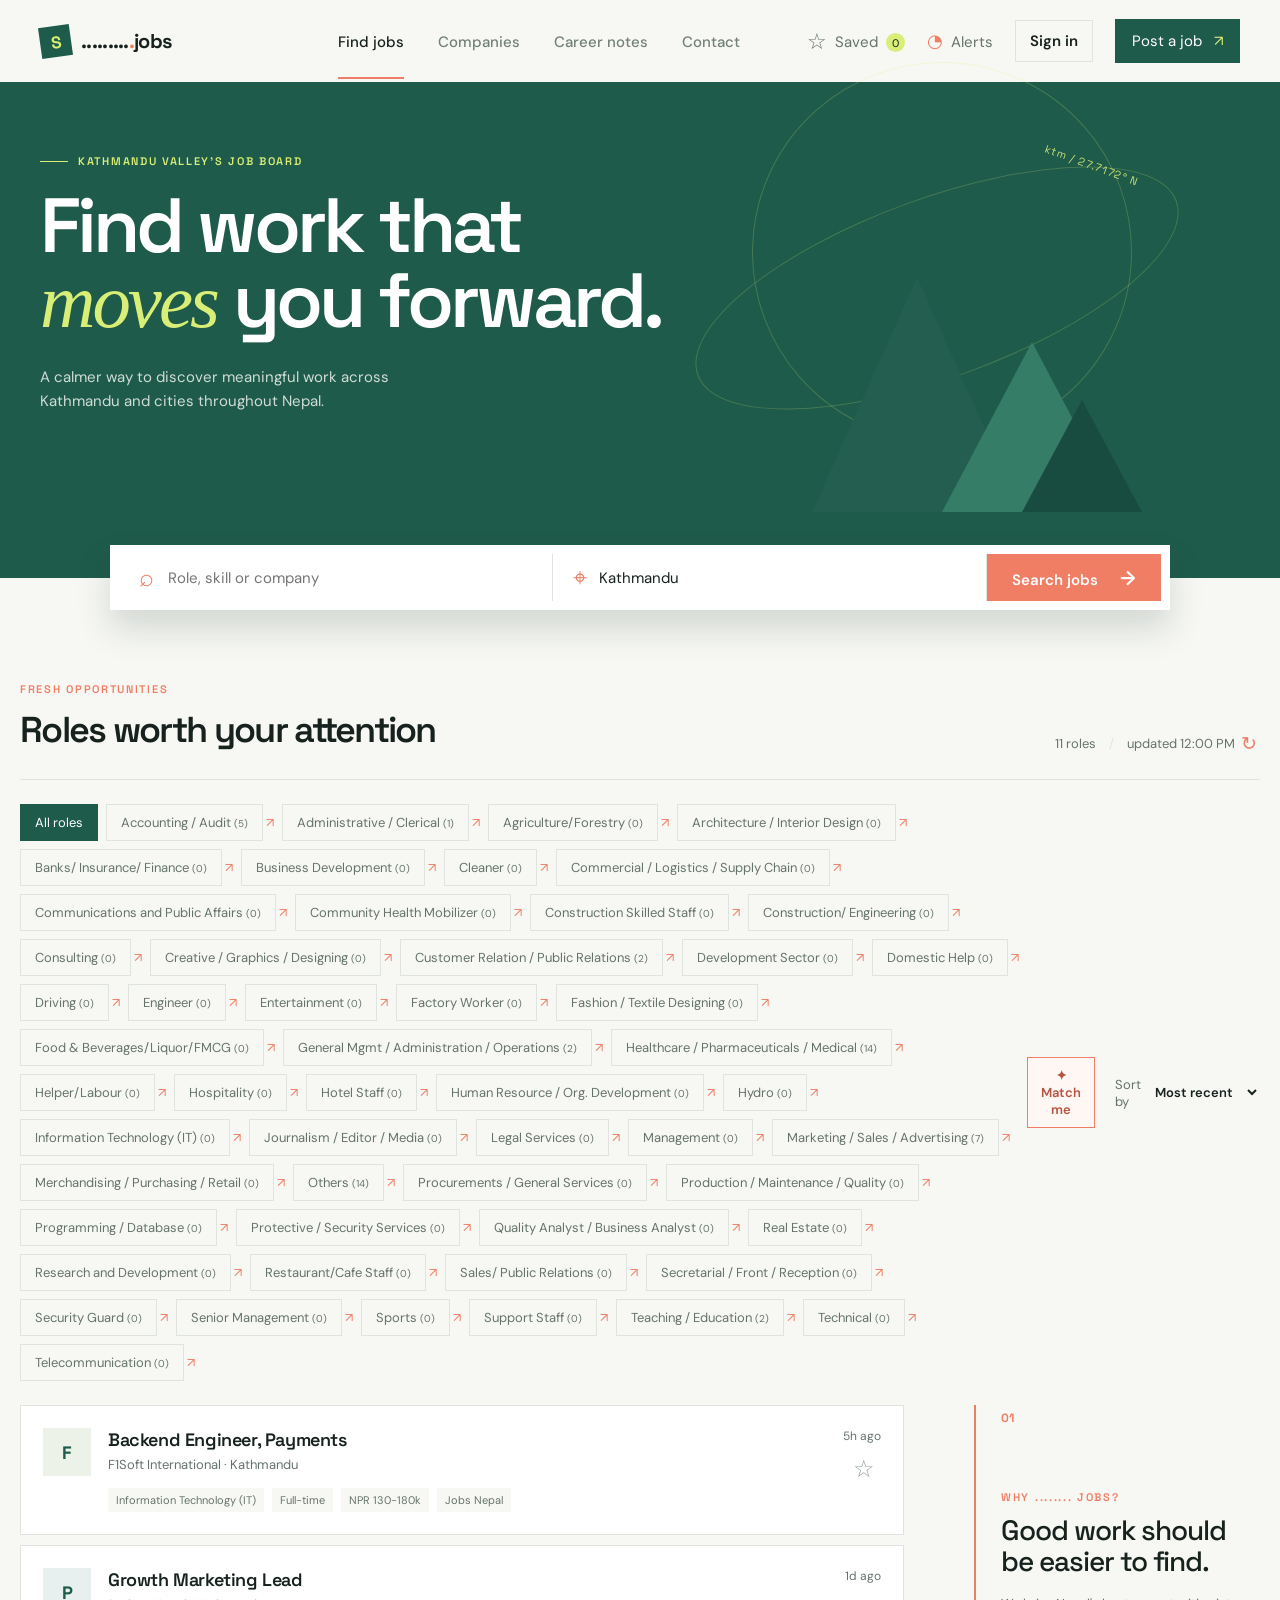
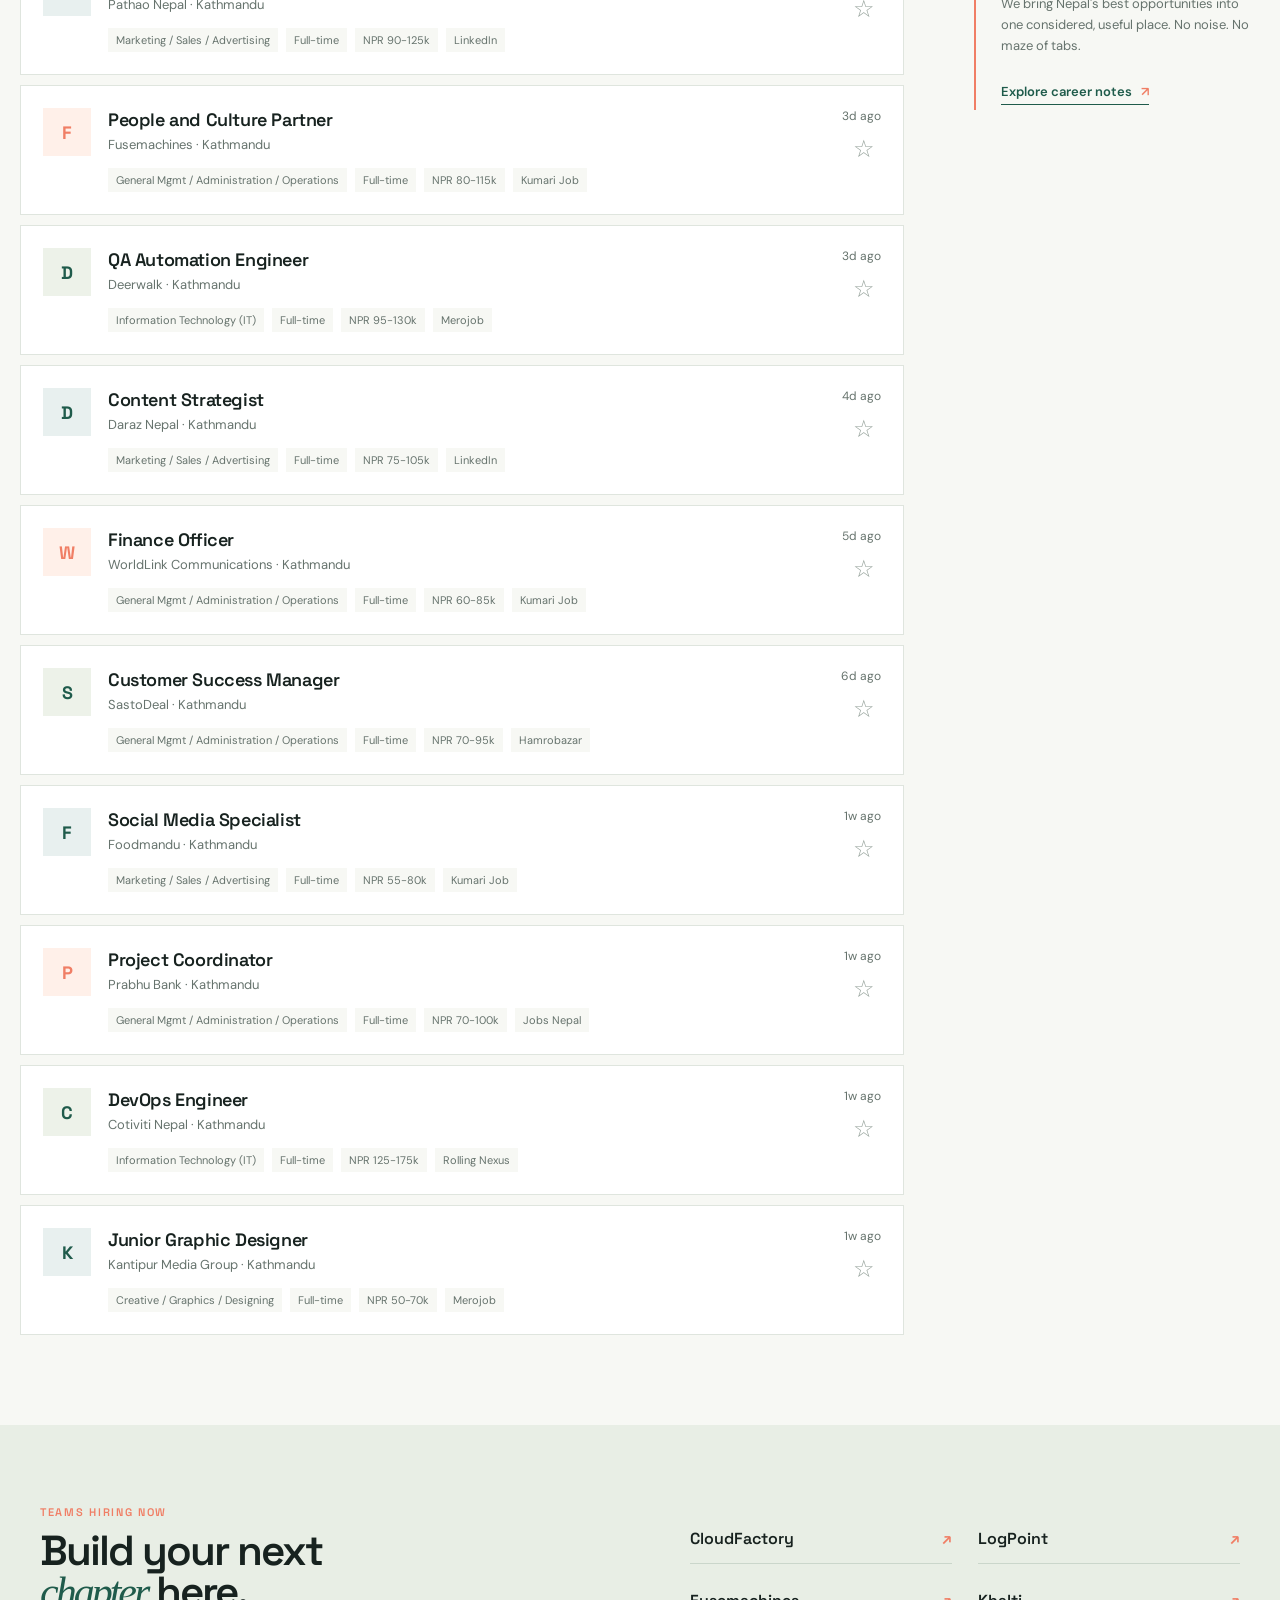
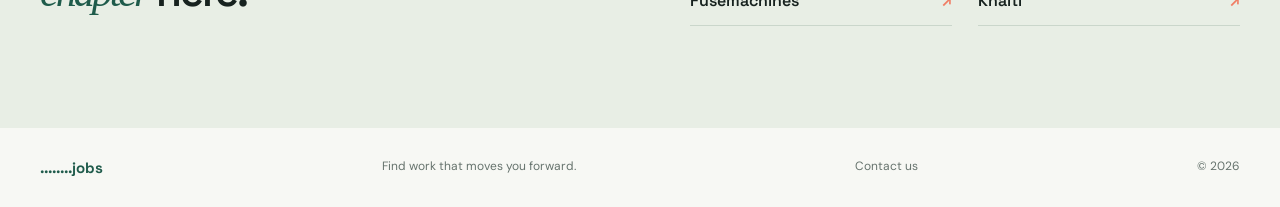
<file: index.html>
<!doctype html>
<html lang="en">
<head>
  <meta charset="UTF-8">
  <meta name="viewport" content="width=device-width, initial-scale=1">
  <meta name="description" content="A focused job board for Kathmandu Valley careers.">
  <title>Jobs | Kathmandu careers, clearly found</title>
  <link rel="preconnect" href="https://fonts.googleapis.com">
  <link rel="preconnect" href="https://fonts.gstatic.com" crossorigin>
  <link href="https://fonts.googleapis.com/css2?family=DM+Sans:wght@400;500;600;700&family=Space+Grotesk:wght@500;600;700&display=swap" rel="stylesheet">
  <link rel="stylesheet" href="styles.css">
  <link rel="stylesheet" href="enhancements.css">
  <link rel="stylesheet" href="features.css">
</head>
<body>
  <div class="site-shell">
    <header class="topbar">
      <a class="brand" href="#top" aria-label="Jobs home">
        <span class="brand-mark">S</span>
        <span>.........<span class="brand-dot">.</span>jobs</span>
      </a>
      <nav class="main-nav" aria-label="Primary navigation">
        <a class="active" href="#jobs">Find jobs</a>
        <a href="#companies">Companies</a>
        <a href="#resources">Career notes</a>
        <a href="contact.html">Contact</a>
      </nav>
      <div class="header-actions">
        <button class="saved-link" id="savedToggle" type="button"><span class="bookmark-icon">☆</span> Saved <span class="saved-count" id="savedCount">0</span></button>
        <button class="utility-button" id="alertsButton" type="button"><span>◔</span> Alerts</button>
        <button class="account-button" id="accountButton" type="button">Sign in</button>
        <button class="post-button" type="button" id="postJobButton">Post a job <span>↗</span></button>
      </div>
    </header>

    <main id="top">
      <section class="hero" aria-labelledby="hero-title">
        <div class="hero-copy">
          <p class="eyebrow"><span class="eyebrow-line"></span> Kathmandu Valley's job board</p>
          <h1 id="hero-title">Find work that<br><em>moves</em> you forward.</h1>
          <p class="hero-description">A calmer way to discover meaningful work across Kathmandu and cities throughout Nepal.</p>
        </div>
        <div class="hero-orbit" aria-hidden="true">
          <div class="orbit-ring ring-one"></div>
          <div class="orbit-ring ring-two"></div>
          <div class="peak peak-one"></div>
          <div class="peak peak-two"></div>
          <div class="peak peak-three"></div>
          <span class="orbit-label">ktm / 27.7172° N</span>
        </div>
        <form class="search-panel" id="searchForm">
          <label class="search-field search-keyword"><span class="field-icon">⌕</span><span class="visually-hidden">Search roles or companies</span><input id="keywordInput" type="search" placeholder="Role, skill or company" autocomplete="off"></label>
          <label class="search-field"><span class="field-icon">⌖</span><span class="visually-hidden">Choose a location</span><select id="locationSelect"><option value="Kathmandu">Kathmandu</option><option value="">All Nepal</option><option value="Lalitpur">Lalitpur</option><option value="Bhaktapur">Bhaktapur</option><option value="Pokhara">Pokhara</option><option value="Biratnagar">Biratnagar</option><option value="Bharatpur">Bharatpur</option><option value="Butwal">Butwal</option><option value="Dharan">Dharan</option><option value="Nepalgunj">Nepalgunj</option><option value="Hetauda">Hetauda</option><option value="Janakpur">Janakpur</option><option value="Dhangadhi">Dhangadhi</option><option value="Remote">Remote</option></select></label>
          <button class="search-button" type="submit">Search jobs <span>→</span></button>
        </form>
      </section>

      <section class="content-section" id="jobs" aria-labelledby="jobs-title">
        <div class="section-heading">
          <div><p class="eyebrow muted">Fresh opportunities</p><h2 id="jobs-title">Roles worth your attention</h2></div>
          <div class="result-meta"><span id="resultCount">0</span> roles <span class="meta-divider">/</span> <span id="refreshStatus">Loading listings...</span> <button class="refresh-button" id="refreshButton" type="button" aria-label="Refresh job listings" title="Refresh job listings">↻</button></div>
        </div>
        <div class="toolbar">
          <div class="filter-pills" id="categoryFilters" role="group" aria-label="Filter by category"></div>
          <div class="toolbar-actions"><button class="match-button" id="matchButton" type="button">✦ Match me</button><label class="sort-control"><span>Sort by</span><select id="sortSelect"><option value="recent">Most recent</option><option value="salary">Highest salary</option><option value="match">Best match</option></select></label></div>
        </div>
        <div class="jobs-layout">
          <div class="jobs-list" id="jobsList" aria-live="polite"></div>
          <aside class="side-note" id="companies">
            <div class="note-number">01</div>
            <p class="eyebrow muted">Why ........ jobs?</p>
            <h3>Good work should be easier to find.</h3>
            <p>We bring Nepal's best opportunities into one considered, useful place. No noise. No maze of tabs.</p>
            <a href="#resources" class="text-link">Explore career notes <span>↗</span></a>
          </aside>
        </div>
      </section>

      <section class="companies-band" aria-labelledby="companies-title">
        <div class="companies-intro"><p class="eyebrow muted">Teams hiring now</p><h2 id="companies-title">Build your next<br><em>chapter</em> here.</h2></div>
        <div class="company-grid"><div class="company-name">CloudFactory <span>↗</span></div><div class="company-name">LogPoint <span>↗</span></div><div class="company-name">Fusemachines <span>↗</span></div><div class="company-name">Khalti <span>↗</span></div></div>
      </section>
    </main>

    <footer id="resources"><span>........jobs</span><span>Find work that moves you forward.</span><a href="contact.html">Contact us</a><span>© 2026</span></footer>
  </div>
  <div class="modal-backdrop" id="modalBackdrop" hidden><article class="job-modal" role="dialog" aria-modal="true" aria-labelledby="modalTitle"><button class="modal-close" id="modalClose" type="button" aria-label="Close job details">×</button><div id="modalContent"></div></article></div>
  <div class="modal-backdrop" id="accountBackdrop" hidden><article class="job-modal feature-modal" role="dialog" aria-modal="true" aria-labelledby="accountTitle"><button class="modal-close" data-close-feature type="button" aria-label="Close account dialog">×</button><div class="feature-kicker">Your profile</div><h2 id="accountTitle">Get better matches.</h2><p class="feature-lead">Save roles, receive alerts and get a clear explanation of why a job fits your direction.</p><form id="accountForm" class="feature-form"><label>Name<input id="profileName" required placeholder="Your name"></label><label>Email<input id="profileEmail" type="email" required placeholder="you@example.com"></label><label>Skills and interests<input id="profileSkills" required placeholder="e.g. React, finance, teaching"></label><label>Experience level<select id="profileExperience"><option>Entry level</option><option>Mid level</option><option>Senior</option><option>Leadership</option></select></label><button class="apply-button" type="submit">Create profile <span>→</span></button></form><p class="privacy-note">Demo mode stores this profile only in this browser.</p></article></div>
  <div class="modal-backdrop" id="alertsBackdrop" hidden><article class="job-modal feature-modal" role="dialog" aria-modal="true" aria-labelledby="alertsTitle"><button class="modal-close" data-close-feature type="button" aria-label="Close alerts dialog">×</button><div class="feature-kicker">Job alerts</div><h2 id="alertsTitle">Let good roles find you.</h2><p class="feature-lead">Choose what matters and we will prepare your alert preferences for the future email service.</p><form id="alertsForm" class="feature-form"><label>Alert email<input id="alertEmail" type="email" required placeholder="you@example.com"></label><label>What are you looking for?<input id="alertKeywords" required placeholder="e.g. product, software, NGO"></label><label>Preferred location<select id="alertLocation"><option>All Kathmandu Valley</option><option>Kathmandu</option><option>Lalitpur</option><option>Bhaktapur</option><option>Remote</option></select></label><label>Frequency<select id="alertFrequency"><option>Every 12 hours</option><option>Daily</option><option>Weekly</option></select></label><button class="apply-button" type="submit">Save alert <span>→</span></button></form><p class="privacy-note" id="alertStatus">Email delivery will be connected to the ASP.NET notification service.</p></article></div>
  <script src="app.js"></script>
</body>
</html>
</file>
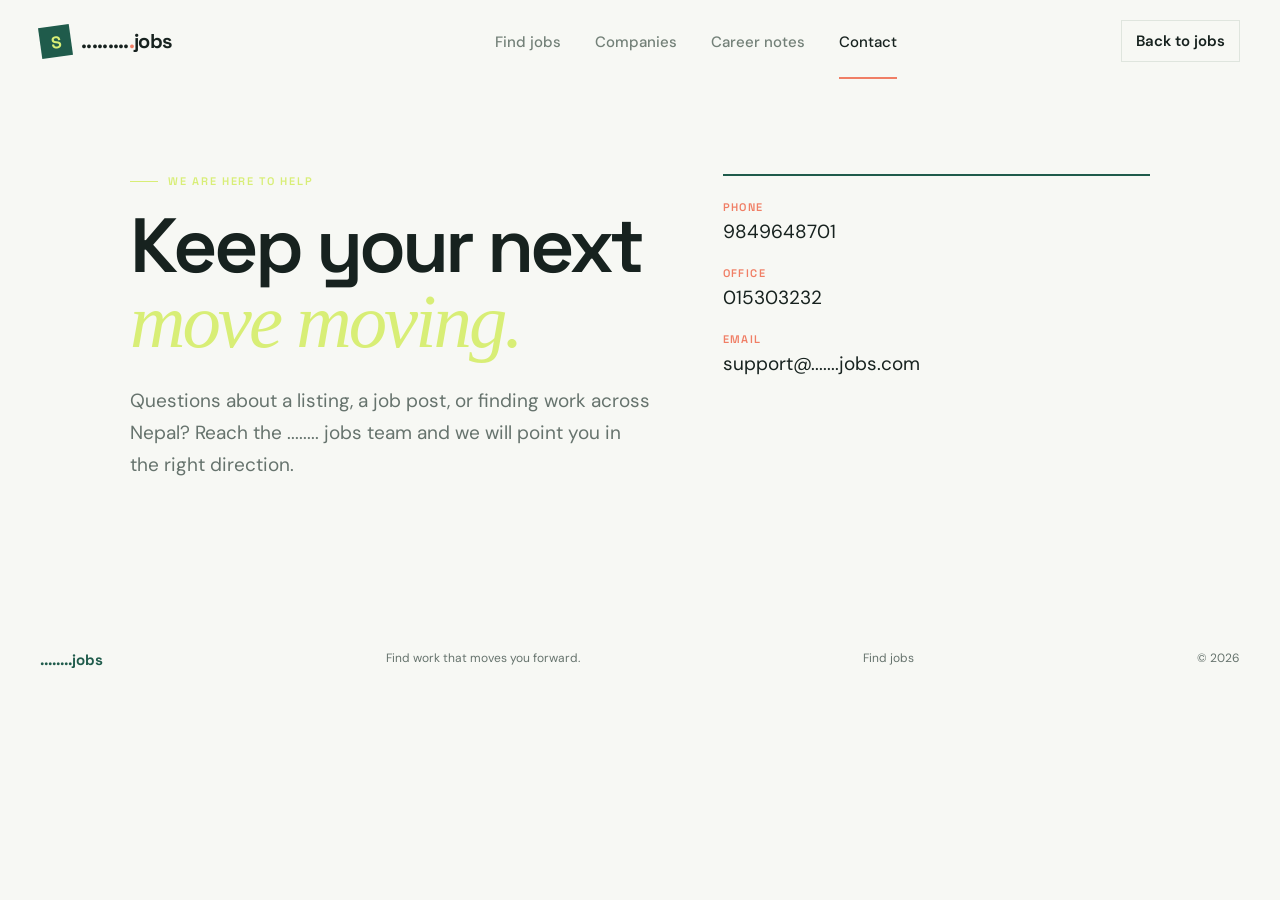
<file: contact.html>
<!doctype html>
<html lang="en">
<head>
  <meta charset="UTF-8">
  <meta name="viewport" content="width=device-width, initial-scale=1">
  <meta name="description" content="Contact ........ jobs support.">
  <title>Contact | ........ jobs</title>
  <link rel="preconnect" href="https://fonts.googleapis.com">
  <link rel="preconnect" href="https://fonts.gstatic.com" crossorigin>
  <link href="https://fonts.googleapis.com/css2?family=DM+Sans:wght@400;500;600;700&family=Space+Grotesk:wght@500;600;700&display=swap" rel="stylesheet">
  <link rel="stylesheet" href="styles.css">
  <link rel="stylesheet" href="enhancements.css">
  <link rel="stylesheet" href="features.css">
  <style>
    .contact-page{max-width:1100px;margin:0 auto;padding:92px 40px 120px}.contact-grid{display:grid;grid-template-columns:1.1fr .9fr;gap:70px;align-items:start}.contact-lead{max-width:600px;font-size:19px;line-height:1.7;color:var(--muted)}.contact-details{border-top:2px solid var(--green);padding-top:24px}.contact-details dl{display:grid;gap:22px;margin:0}.contact-details dt{color:var(--coral);font:600 11px var(--display);letter-spacing:1.4px;text-transform:uppercase}.contact-details dd{margin:5px 0 0;font-size:19px}.contact-details a:hover{color:var(--coral)}@media(max-width:700px){.contact-page{padding:60px 22px 90px}.contact-grid{grid-template-columns:1fr;gap:45px}}
  </style>
</head>
<body>
  <div class="site-shell">
    <header class="topbar">
      <a class="brand" href="index.html#top" aria-label="Jobs home"><span class="brand-mark">S</span><span>.........<span class="brand-dot">.</span>jobs</span></a>
      <nav class="main-nav" aria-label="Primary navigation"><a href="index.html#jobs">Find jobs</a><a href="index.html#companies">Companies</a><a href="index.html#resources">Career notes</a><a class="active" href="contact.html">Contact</a></nav>
      <div class="header-actions"><a class="account-button" href="index.html#jobs">Back to jobs</a></div>
    </header>
    <main class="contact-page">
      <div class="contact-grid">
        <section aria-labelledby="contact-title">
          <p class="eyebrow"><span class="eyebrow-line"></span> We are here to help</p>
          <h1 id="contact-title">Keep your next<br><em>move moving.</em></h1>
          <p class="contact-lead">Questions about a listing, a job post, or finding work across Nepal? Reach the ........ jobs team and we will point you in the right direction.</p>
        </section>
        <section class="contact-details" aria-label="Contact details">
          <dl>
            <div><dt>Phone</dt><dd><a href="tel:+9779849648701">9849648701</a></dd></div>
            <div><dt>Office</dt><dd><a href="tel:+97715303232">015303232</a></dd></div>
            <div><dt>Email</dt><dd><a href="mailto:support@.......jobs.com">support@.......jobs.com</a></dd></div>
          </dl>
        </section>
      </div>
    </main>
    <footer><span>........jobs</span><span>Find work that moves you forward.</span><a href="index.html#jobs">Find jobs</a><span>© 2026</span></footer>
  </div>
</body>
</html>
</file>
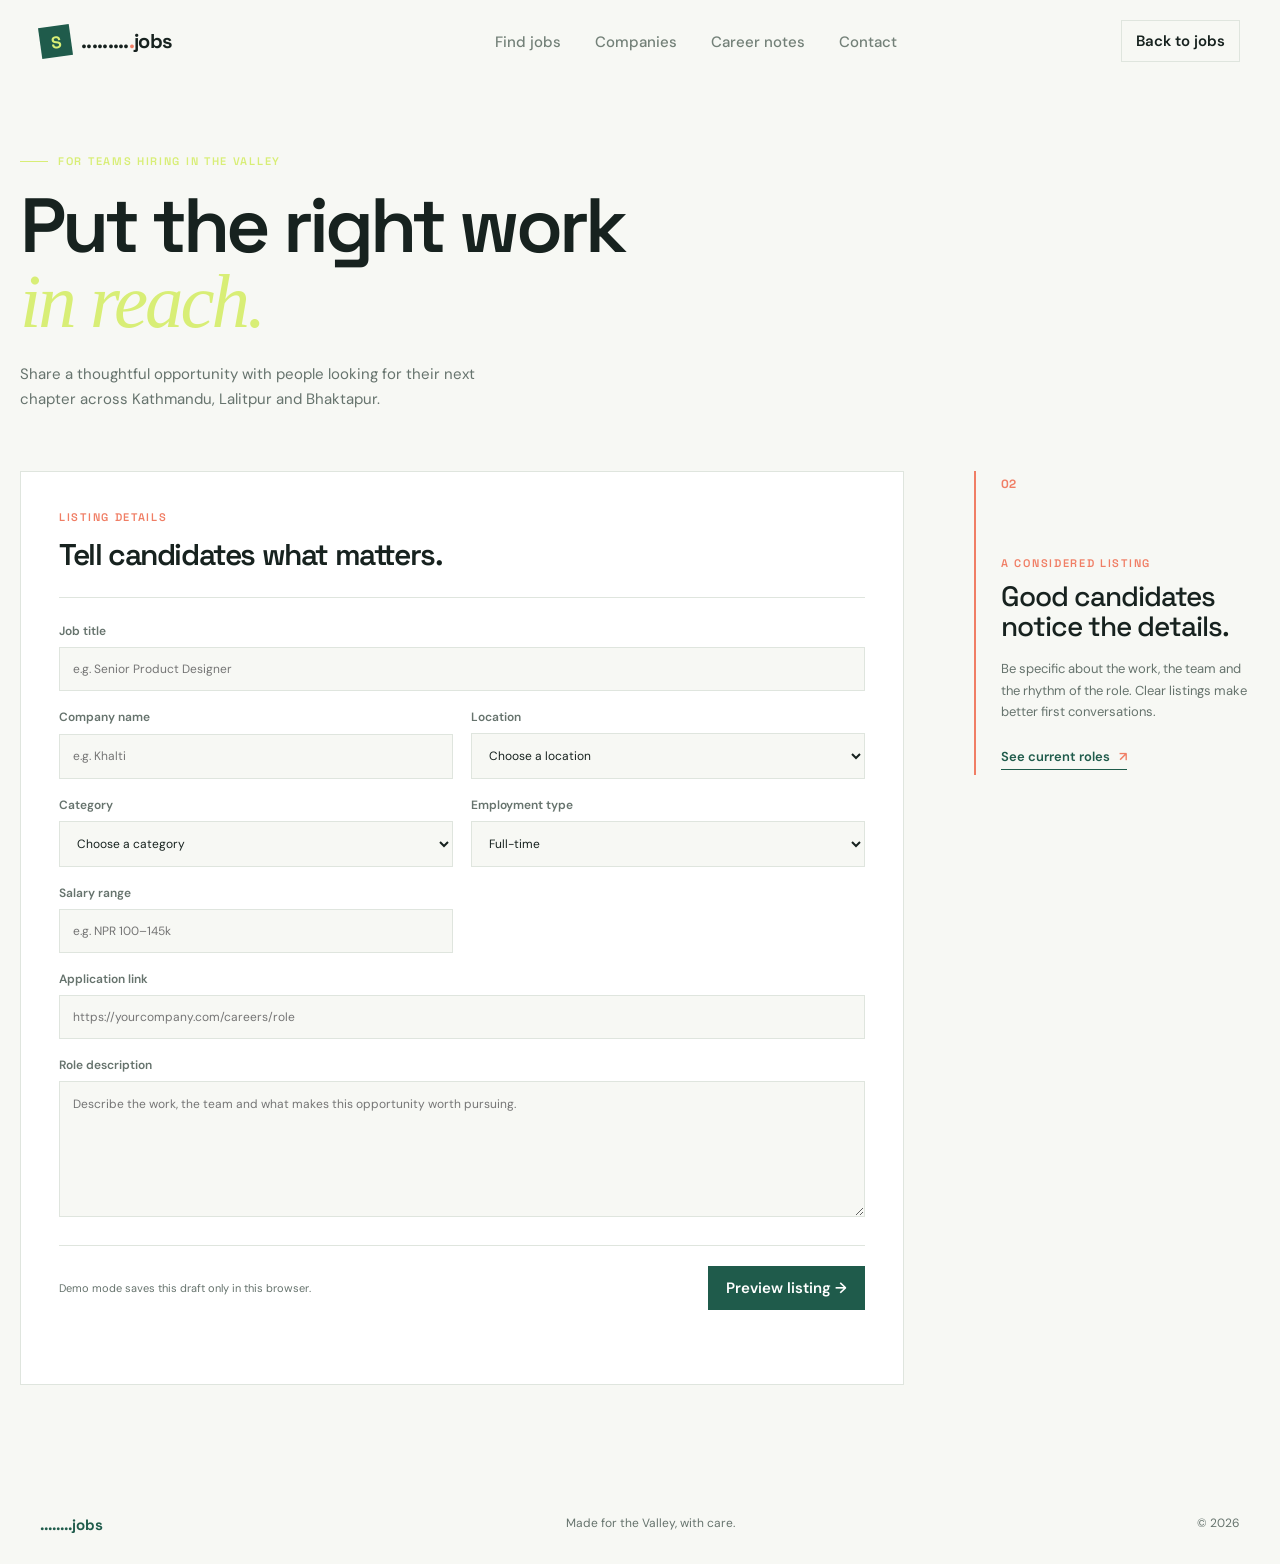
<file: post-job.html>
<!doctype html>
<html lang="en">
<head>
  <meta charset="UTF-8">
  <meta name="viewport" content="width=device-width, initial-scale=1">
  <meta name="description" content="Post an opportunity on the Kathmandu Valley job board.">
  <title>Post a job | Kathmandu careers, clearly found</title>
  <link rel="preconnect" href="https://fonts.googleapis.com">
  <link rel="preconnect" href="https://fonts.gstatic.com" crossorigin>
  <link href="https://fonts.googleapis.com/css2?family=DM+Sans:wght@400;500;600;700&family=Space+Grotesk:wght@500;600;700&display=swap" rel="stylesheet">
  <link rel="stylesheet" href="styles.css">
  <link rel="stylesheet" href="enhancements.css">
  <link rel="stylesheet" href="features.css">
  <link rel="stylesheet" href="post-job.css">
</head>
<body>
  <div class="site-shell">
    <header class="topbar">
      <a class="brand" href="index.html#top" aria-label="Jobs home">
        <span class="brand-mark">S</span>
        <span>.........<span class="brand-dot">.</span>jobs</span>
      </a>
      <nav class="main-nav" aria-label="Primary navigation">
        <a href="index.html#jobs">Find jobs</a>
        <a href="index.html#companies">Companies</a>
        <a href="index.html#resources">Career notes</a>
        <a href="contact.html">Contact</a>
      </nav>
      <div class="header-actions">
        <a class="account-button" href="index.html#top">Back to jobs</a>
      </div>
    </header>

    <main class="post-page">
      <section class="post-intro" aria-labelledby="post-title">
        <p class="eyebrow"><span class="eyebrow-line"></span> For teams hiring in the Valley</p>
        <h1 id="post-title">Put the right work<br><em>in reach.</em></h1>
        <p>Share a thoughtful opportunity with people looking for their next chapter across Kathmandu, Lalitpur and Bhaktapur.</p>
      </section>

      <section class="post-layout" aria-label="Job posting form">
        <form class="post-form" id="postForm">
          <div class="form-heading">
            <p class="eyebrow muted">Listing details</p>
            <h2>Tell candidates what matters.</h2>
          </div>
          <div class="form-grid">
            <label class="form-field form-field-wide">Job title<input name="title" required placeholder="e.g. Senior Product Designer"></label>
            <label class="form-field">Company name<input name="company" required placeholder="e.g. Khalti"></label>
            <label class="form-field">Location<select name="location" required><option value="">Choose a location</option><option>Kathmandu</option><option>Lalitpur</option><option>Bhaktapur</option><option>Pokhara</option><option>Biratnagar</option><option>Bharatpur</option><option>Butwal</option><option>Dharan</option><option>Nepalgunj</option><option>Hetauda</option><option>Janakpur</option><option>Dhangadhi</option><option>Remote</option></select></label>
            <label class="form-field">Category<select name="category" required><option value="">Choose a category</option><option>Technology</option><option>Design</option><option>Marketing</option><option>Operations</option><option>Finance</option><option>Sales</option><option>Healthcare</option><option>Education</option><option>Customer Support</option><option>Human Resources</option><option>Hospitality</option><option>Engineering</option><option>NGO &amp; Development</option></select></label>
            <label class="form-field">Employment type<select name="type" required><option>Full-time</option><option>Part-time</option><option>Contract</option><option>Internship</option></select></label>
            <label class="form-field">Salary range<input name="salaryLabel" required placeholder="e.g. NPR 100–145k"></label>
            <label class="form-field form-field-wide">Application link<input name="sourceUrl" type="url" required placeholder="https://yourcompany.com/careers/role"></label>
            <label class="form-field form-field-wide">Role description<textarea name="description" required rows="6" placeholder="Describe the work, the team and what makes this opportunity worth pursuing."></textarea></label>
          </div>
          <div class="form-submit-row">
            <p class="privacy-note">Demo mode saves this draft only in this browser.</p>
            <button class="apply-button" type="submit">Preview listing <span>→</span></button>
          </div>
          <p class="form-status" id="formStatus" role="status" aria-live="polite"></p>
        </form>

        <aside class="post-note">
          <div class="note-number">02</div>
          <p class="eyebrow muted">A considered listing</p>
          <h2>Good candidates notice the details.</h2>
          <p>Be specific about the work, the team and the rhythm of the role. Clear listings make better first conversations.</p>
          <a class="text-link" href="index.html#jobs">See current roles <span>↗</span></a>
        </aside>
      </section>
    </main>

    <footer><span>........jobs</span><span>Made for the Valley, with care.</span><span>© 2026</span></footer>
  </div>
  <script>
    document.querySelector('#postForm').addEventListener('submit', (event) => {
      event.preventDefault();
      const formData = new FormData(event.currentTarget);
      const listing = Object.fromEntries(formData.entries());
      localStorage.setItem('jobDraft', JSON.stringify({ ...listing, savedAt: new Date().toISOString() }));
      document.querySelector('#formStatus').textContent = 'Listing draft saved. Employer review and publishing will connect to the next release.';
      document.querySelector('#formStatus').classList.add('success');
    });
  </script>
</body>
</html>
</file>
<file: styles.css>
:root{--ink:#17221f;--muted:#66736d;--paper:#f7f8f4;--line:#dfe5de;--green:#1f5b4b;--lime:#d8ee76;--coral:#f07e65;--white:#fff;--serif:Georgia,'Times New Roman',serif;--sans:'DM Sans',sans-serif;--display:'Space Grotesk',sans-serif}*{box-sizing:border-box}html{scroll-behavior:smooth}body{margin:0;background:var(--paper);color:var(--ink);font-family:var(--sans);font-size:15px}button,input,select{font:inherit}button,a{color:inherit}button{cursor:pointer}a{text-decoration:none}.site-shell{overflow:hidden}.topbar{height:82px;display:flex;align-items:center;justify-content:space-between;max-width:1320px;margin:auto;padding:0 40px}.brand{display:flex;align-items:center;gap:10px;font:700 20px var(--display);letter-spacing:-.7px}.brand-mark{width:31px;height:31px;display:grid;place-items:center;background:var(--green);color:var(--lime);font:700 17px var(--display);transform:rotate(-8deg)}.brand-dot{color:var(--coral)}.main-nav{display:flex;gap:34px;margin-left:100px;color:#738078;font-weight:500}.main-nav a{padding:29px 0 25px;border-bottom:2px solid transparent}.main-nav a.active,.main-nav a:hover{color:var(--ink);border-color:var(--coral)}.header-actions{display:flex;align-items:center;gap:22px}.saved-link{border:0;background:transparent;color:var(--muted);padding:10px 0}.bookmark-icon{font-size:22px;vertical-align:-2px;margin-right:4px}.saved-count{display:inline-grid;place-items:center;min-width:19px;height:19px;margin-left:4px;background:var(--lime);border-radius:50%;font-size:11px;color:var(--ink)}.post-button{background:var(--green);border:0;color:white;padding:12px 17px}.post-button span{color:var(--lime);margin-left:8px}.hero{position:relative;background:var(--green);min-height:496px;padding:72px max(40px,calc((100% - 1240px)/2));color:white}.hero-copy{position:relative;z-index:1;max-width:660px}.eyebrow{display:flex;align-items:center;gap:10px;color:var(--lime);font:600 11px var(--display);text-transform:uppercase;letter-spacing:1.7px;margin:0 0 20px}.eyebrow-line{height:1px;width:28px;background:var(--lime)}h1,h2,h3,p{margin-top:0}h1{font:600 clamp(48px,6vw,84px)/.98 var(--display);letter-spacing:-4px;margin-bottom:25px}h1 em,h2 em{font-family:var(--serif);font-weight:400;letter-spacing:-3px;color:var(--lime)}.hero-description{max-width:390px;line-height:1.65;color:#d0ddd5}.hero-orbit{position:absolute;right:10%;top:0;width:440px;height:430px;opacity:.9}.orbit-ring{position:absolute;border:1px solid rgba(216,238,118,.23);border-radius:50%;transform:rotate(-20deg)}.ring-one{width:510px;height:180px;top:116px;left:-30px}.ring-two{width:380px;height:380px;top:-20px;left:40px}.peak{position:absolute;bottom:0;border-style:solid;border-width:0 70px 180px;border-color:transparent transparent #2b7560}.peak-one{left:100px;border-width:0 105px 235px;border-bottom-color:#245f51}.peak-two{left:230px;border-width:0 90px 170px;border-bottom-color:#38816a}.peak-three{left:310px;border-width:0 60px 112px;border-bottom-color:#194b40}.orbit-label{position:absolute;right:11px;top:76px;color:var(--lime);font:11px var(--display);letter-spacing:1px;transform:rotate(20deg)}.search-panel{position:absolute;z-index:2;bottom:-32px;left:50%;transform:translateX(-50%);width:min(1060px,calc(100% - 80px));display:flex;align-items:center;background:var(--white);padding:9px;box-shadow:0 18px 35px rgba(16,43,34,.16)}.search-field{display:flex;align-items:center;gap:12px;flex:1;padding:0 20px;color:var(--muted);border-right:1px solid var(--line);height:47px}.search-field input,.search-field select{width:100%;border:0;outline:0;background:transparent;color:var(--ink);appearance:none}.search-field select{background-image:linear-gradient(45deg,transparent 50%,#789 50%),linear-gradient(135deg,#789 50%,transparent 50%);background-position:calc(100% - 14px) 20px,calc(100% - 9px) 20px;background-size:5px 5px;background-repeat:no-repeat;padding-right:20px}.field-icon{color:var(--coral);font-size:25px}.search-button{height:47px;border:0;background:var(--coral);color:white;padding:0 25px;font-weight:600;white-space:nowrap}.search-button span{font-size:20px;margin-left:18px}.content-section{max-width:1240px;margin:0 auto;padding:104px 0 90px}.section-heading{display:flex;align-items:flex-end;justify-content:space-between;border-bottom:1px solid var(--line);padding-bottom:26px}.eyebrow.muted{color:var(--coral);margin-bottom:11px}.section-heading h2{font:600 36px var(--display);letter-spacing:-1.7px;margin:0}.result-meta{color:var(--muted);font-size:13px}.meta-divider{margin:0 10px;color:var(--line)}.toolbar{display:flex;justify-content:space-between;align-items:center;padding:24px 0}.filter-pills{display:flex;gap:8px;flex-wrap:wrap}.filter-pill{border:1px solid var(--line);background:transparent;color:var(--muted);padding:9px 14px;font-size:13px}.filter-pill.active,.filter-pill:hover{background:var(--green);color:white;border-color:var(--green)}.sort-control{display:flex;gap:10px;align-items:center;color:var(--muted);font-size:13px}.sort-control select{border:0;background:transparent;color:var(--ink);font-weight:600;outline:0}.jobs-layout{display:grid;grid-template-columns:minmax(0,1fr) 286px;gap:70px}.jobs-list{display:grid;gap:10px}.job-card{display:grid;grid-template-columns:48px 1fr auto;gap:17px;align-items:start;border:1px solid var(--line);padding:22px;background:white;transition:transform .2s,box-shadow .2s}.job-card:hover{transform:translateY(-2px);box-shadow:0 9px 20px rgba(23,34,31,.08)}.company-logo{width:48px;height:48px;display:grid;place-items:center;background:#edf2e9;color:var(--green);font:700 18px var(--display)}.job-card:nth-child(3n) .company-logo{background:#fff0e9;color:var(--coral)}.job-card:nth-child(3n+2) .company-logo{background:#e8f0ef}.job-title{font:600 18px var(--display);letter-spacing:-.4px;margin:0 0 5px}.job-company{color:var(--muted);font-size:13px}.job-tags{display:flex;gap:8px;margin-top:15px;flex-wrap:wrap}.job-tag{color:var(--muted);font-size:11px;background:var(--paper);padding:5px 8px}.job-time{text-align:right;color:var(--muted);font-size:12px;white-space:nowrap}.job-save{border:0;background:transparent;font-size:24px;color:#9aa69f;line-height:1;margin-top:12px}.job-save.saved{color:var(--coral)}.side-note{border-left:2px solid var(--coral);padding:5px 0 5px 25px;align-self:start}.note-number{font:700 12px var(--display);color:var(--coral);margin-bottom:64px}.side-note h3{font:500 28px/1.1 var(--display);letter-spacing:-1px;margin-bottom:16px}.side-note p:not(.eyebrow){color:var(--muted);line-height:1.65;font-size:13px}.text-link{display:inline-block;margin-top:13px;color:var(--green);font-weight:600;font-size:13px;border-bottom:1px solid var(--green);padding-bottom:4px}.text-link span{color:var(--coral);margin-left:6px}.companies-band{background:#e8eee5;display:grid;grid-template-columns:1fr 1fr;gap:100px;padding:80px max(40px,calc((100% - 1240px)/2))}.companies-band h2{font:600 42px/.98 var(--display);letter-spacing:-2px}.companies-band h2 em{color:var(--green)}.company-grid{display:grid;grid-template-columns:1fr 1fr;align-content:center;gap:26px}.company-name{font:600 16px var(--display);border-bottom:1px solid #cad6cb;padding-bottom:14px}.company-name span{float:right;color:var(--coral)}footer{display:flex;justify-content:space-between;padding:30px max(40px,calc((100% - 1240px)/2));color:var(--muted);font-size:12px}footer span:first-child{color:var(--green);font:700 15px var(--display)}.modal-backdrop{position:fixed;inset:0;z-index:5;background:rgba(12,35,29,.48);display:grid;place-items:center;padding:20px}.modal-backdrop[hidden]{display:none}.job-modal{position:relative;background:var(--white);width:min(620px,100%);padding:40px;box-shadow:0 24px 60px rgba(0,0,0,.2)}.modal-close{position:absolute;right:17px;top:10px;background:transparent;border:0;font-size:28px;color:var(--muted)}.modal-kicker{color:var(--coral);font:600 11px var(--display);text-transform:uppercase;letter-spacing:1px}.job-modal h2{font:600 34px var(--display);letter-spacing:-1.5px;margin:12px 0 7px}.modal-company{color:var(--muted);margin-bottom:28px}.modal-copy{line-height:1.7;color:var(--muted)}.modal-footer{display:flex;justify-content:space-between;align-items:center;border-top:1px solid var(--line);margin-top:30px;padding-top:20px}.apply-button{background:var(--green);color:white;border:0;padding:12px 18px;font-weight:600}.empty-state{padding:50px 20px;text-align:center;border:1px dashed var(--line);color:var(--muted)}.visually-hidden{position:absolute;width:1px;height:1px;padding:0;margin:-1px;overflow:hidden;clip:rect(0,0,0,0);white-space:nowrap;border:0}@media(max-width:800px){.topbar{height:70px;padding:0 20px}.main-nav{display:none}.header-actions{gap:12px}.saved-link{font-size:0}.saved-link .bookmark-icon{font-size:23px}.post-button{padding:10px 12px;font-size:12px}.hero{padding:56px 20px 120px;min-height:560px}.hero-orbit{right:-145px;top:210px;opacity:.7;transform:scale(.72)}h1{font-size:53px;letter-spacing:-2.6px}.search-panel{bottom:24px;width:calc(100% - 40px);display:grid;grid-template-columns:1fr 1fr}.search-field{padding:0 10px}.search-keyword{grid-column:1/-1;border-right:0;border-bottom:1px solid var(--line)}.search-button{grid-column:1/-1;margin-top:8px}.content-section{padding:65px 20px}.section-heading{display:block}.result-meta{margin-top:14px}.toolbar{display:block;padding:20px 0}.sort-control{margin-top:15px}.jobs-layout{display:block}.side-note{display:none}.job-card{grid-template-columns:40px 1fr auto;padding:16px 13px;gap:12px}.company-logo{width:40px;height:40px}.job-title{font-size:15px}.job-time{font-size:11px}.job-save{font-size:21px}.companies-band{display:block;padding:55px 20px}.company-grid{margin-top:35px;gap:20px}.company-name{font-size:13px}footer{padding:24px 20px;gap:10px;flex-wrap:wrap}footer span:nth-child(2){order:3;width:100%}.job-modal{padding:30px 23px}.job-modal h2{font-size:28px}}
</file>
<file: enhancements.css>
.refresh-button{border:0;background:transparent;color:var(--coral);font-size:19px;line-height:1;padding:0 3px;vertical-align:-2px}.refresh-button:hover{transform:rotate(20deg)}.refresh-button:disabled{opacity:.45;cursor:wait}.apply-button{display:inline-block;text-decoration:none}
.category-filter{display:inline-flex;align-items:center;gap:3px}.category-filter>a{color:var(--coral);font-size:13px}.filter-pill small{font-size:10px;color:var(--muted)}
</file>
<file: features.css>
.utility-button,.account-button{border:0;background:transparent;color:var(--muted);padding:10px 0;white-space:nowrap}.utility-button span{color:var(--coral);font-size:18px;margin-right:4px}.account-button{border:1px solid var(--line);padding:10px 14px;color:var(--ink);font-weight:600}.toolbar-actions{display:flex;align-items:center;gap:20px}.match-button{border:1px solid var(--coral);background:#fff7f3;color:#b75340;padding:9px 13px;font-size:13px;font-weight:600}.match-button.active{background:var(--coral);color:#fff}.match-score{display:inline-block;background:var(--lime);color:var(--green);padding:4px 7px;font-size:10px;font-weight:700;margin-bottom:7px}.feature-modal{max-height:90vh;overflow:auto}.feature-kicker{color:var(--coral);font:600 11px var(--display);letter-spacing:1.4px;text-transform:uppercase}.feature-lead{color:var(--muted);line-height:1.6}.feature-form{display:grid;gap:15px;margin-top:24px}.feature-form label{display:grid;gap:7px;color:var(--muted);font-size:12px;font-weight:600}.feature-form input,.feature-form select{border:1px solid var(--line);background:var(--paper);padding:12px;color:var(--ink);outline-color:var(--coral)}.feature-form .apply-button{justify-self:start;cursor:pointer}.privacy-note{color:var(--muted);font-size:11px;margin:18px 0 0}.privacy-note.success{color:var(--green);font-weight:600}@media(max-width:800px){.utility-button{font-size:0}.utility-button span{font-size:21px}.account-button{font-size:12px;padding:9px}.toolbar-actions{justify-content:space-between;margin-top:15px}.toolbar-actions .sort-control{margin-top:0}.header-actions{gap:9px}.feature-modal{padding:30px 20px}}
</file>
<file: post-job.css>
.post-page{max-width:1240px;margin:0 auto;padding:72px 0 100px}.post-intro{max-width:700px;margin-bottom:58px}.post-intro h1{margin-bottom:22px}.post-intro>p:last-child{max-width:470px;color:var(--muted);line-height:1.7}.post-layout{display:grid;grid-template-columns:minmax(0,1fr) 286px;gap:70px;align-items:start}.post-form{background:var(--white);border:1px solid var(--line);padding:38px}.form-heading{border-bottom:1px solid var(--line);padding-bottom:23px;margin-bottom:25px}.form-heading h2{font:600 30px var(--display);letter-spacing:-1.4px;margin:0}.form-grid{display:grid;grid-template-columns:1fr 1fr;gap:18px}.form-field{display:grid;gap:8px;color:var(--muted);font-size:12px;font-weight:600}.form-field-wide{grid-column:1/-1}.form-field input,.form-field select,.form-field textarea{width:100%;border:1px solid var(--line);background:var(--paper);color:var(--ink);padding:13px;outline-color:var(--coral);font:inherit;font-weight:400}.form-field textarea{resize:vertical;line-height:1.5}.form-submit-row{display:flex;justify-content:space-between;align-items:center;gap:20px;border-top:1px solid var(--line);margin-top:28px;padding-top:20px}.form-submit-row .privacy-note{margin:0}.form-submit-row .apply-button{cursor:pointer;white-space:nowrap}.form-status{min-height:20px;margin:16px 0 0;color:var(--green);font-size:12px;font-weight:600}.post-note{border-left:2px solid var(--coral);padding:5px 0 5px 25px}.post-note .note-number{margin-bottom:64px}.post-note h2{font:500 28px/1.1 var(--display);letter-spacing:-1px;margin-bottom:16px}.post-note>p:not(.eyebrow){color:var(--muted);line-height:1.65;font-size:13px}.post-note .text-link{margin-top:13px}@media(max-width:800px){.post-page{padding:55px 20px 70px}.post-intro{margin-bottom:38px}.post-layout{display:block}.post-form{padding:24px 18px}.form-grid{grid-template-columns:1fr}.form-field-wide{grid-column:auto}.form-submit-row{display:block}.form-submit-row .apply-button{margin-top:14px}.post-note{display:none}}
</file>
